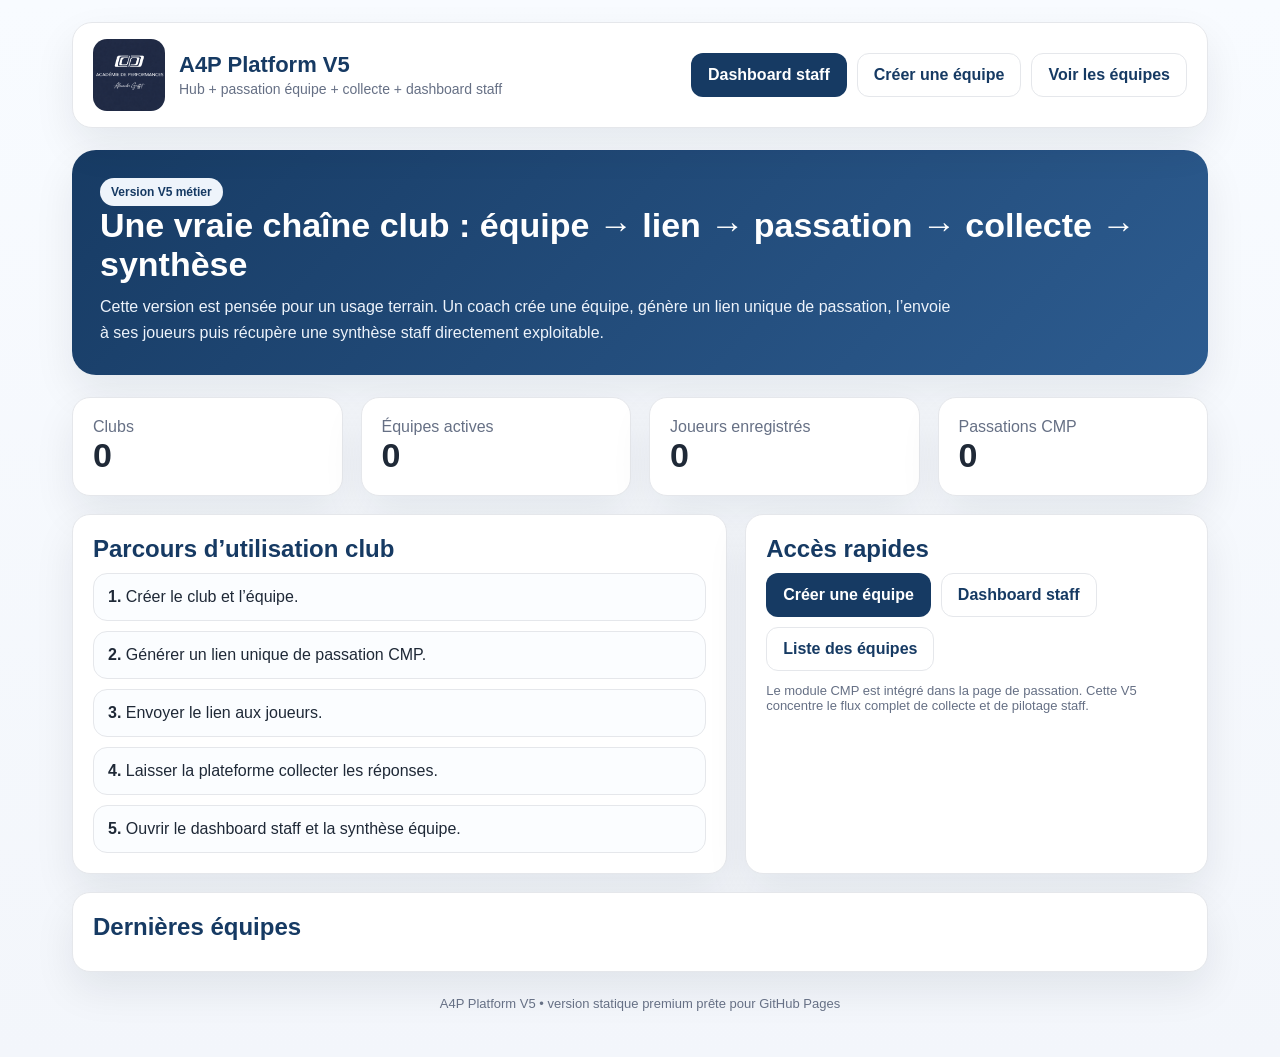
<file: index.html>
<!DOCTYPE html><html lang="fr"><head><meta charset="UTF-8"/><meta name="viewport" content="width=device-width, initial-scale=1.0"/><title>A4P Platform V5</title><link rel="stylesheet" href="css/style.css"/></head><body><div class="page"><header class="topbar"><div class="brand"><img src="assets/logo-a4p.png" alt="A4P"/><div><h1>A4P Platform V5</h1><p>Hub + passation équipe + collecte + dashboard staff</p></div></div><nav class="nav"><a class="primary" href="dashboard.html">Dashboard staff</a><a class="secondary" href="create-team.html">Créer une équipe</a><a class="secondary" href="teams.html">Voir les équipes</a></nav></header><section class="hero"><span class="badge">Version V5 métier</span><h2>Une vraie chaîne club : équipe → lien → passation → collecte → synthèse</h2><p>Cette version est pensée pour un usage terrain. Un coach crée une équipe, génère un lien unique de passation, l’envoie à ses joueurs puis récupère une synthèse staff directement exploitable.</p></section><section class="grid"><article class="card kpi"><div class="label">Clubs</div><div class="value" id="kpi-clubs">0</div></article><article class="card kpi"><div class="label">Équipes actives</div><div class="value" id="kpi-teams">0</div></article><article class="card kpi"><div class="label">Joueurs enregistrés</div><div class="value" id="kpi-players">0</div></article><article class="card kpi"><div class="label">Passations CMP</div><div class="value" id="kpi-results">0</div></article><article class="card span-7"><h2>Parcours d’utilisation club</h2><div class="list"><div class="list-item"><strong>1.</strong> Créer le club et l’équipe.</div><div class="list-item"><strong>2.</strong> Générer un lien unique de passation CMP.</div><div class="list-item"><strong>3.</strong> Envoyer le lien aux joueurs.</div><div class="list-item"><strong>4.</strong> Laisser la plateforme collecter les réponses.</div><div class="list-item"><strong>5.</strong> Ouvrir le dashboard staff et la synthèse équipe.</div></div></article><article class="card span-5"><h2>Accès rapides</h2><div class="actions-inline"><a class="btn" href="create-team.html">Créer une équipe</a><a class="btn secondary" href="dashboard.html">Dashboard staff</a><a class="btn secondary" href="teams.html">Liste des équipes</a></div><p class="small" style="margin-top:12px">Le module CMP est intégré dans la page de passation. Cette V5 concentre le flux complet de collecte et de pilotage staff.</p></article><article class="card span-12"><h2>Dernières équipes</h2><div id="recent-teams" class="list"></div></article></section><p class="footer">A4P Platform V5 • version statique premium prête pour GitHub Pages</p></div><script src="js/app.js"></script><script>ensureSeed();const data=readData();document.getElementById("kpi-clubs").textContent=data.clubs.length;document.getElementById("kpi-teams").textContent=data.teams.length;document.getElementById("kpi-players").textContent=data.players.length;document.getElementById("kpi-results").textContent=data.results.filter(r=>r.module==="CMP").length;const root=document.getElementById("recent-teams");root.innerHTML=!data.teams.length?'<div class="empty">Aucune équipe pour le moment.</div>':data.teams.slice(-5).reverse().map(t=>{const club=data.clubs.find(c=>c.id===t.club_id),stats=teamStats(t.id);return `<a class="list-item" href="equipe.html?team_id=${t.id}"><strong>${club?club.name:"Club"}</strong> • ${t.name} • ${t.sport}<div class="small">Score moyen : ${stats.score||"-"} • Réponses : ${stats.results.length}/${t.expected_players||0}</div></a>`}).join("");</script></body></html>
</file>
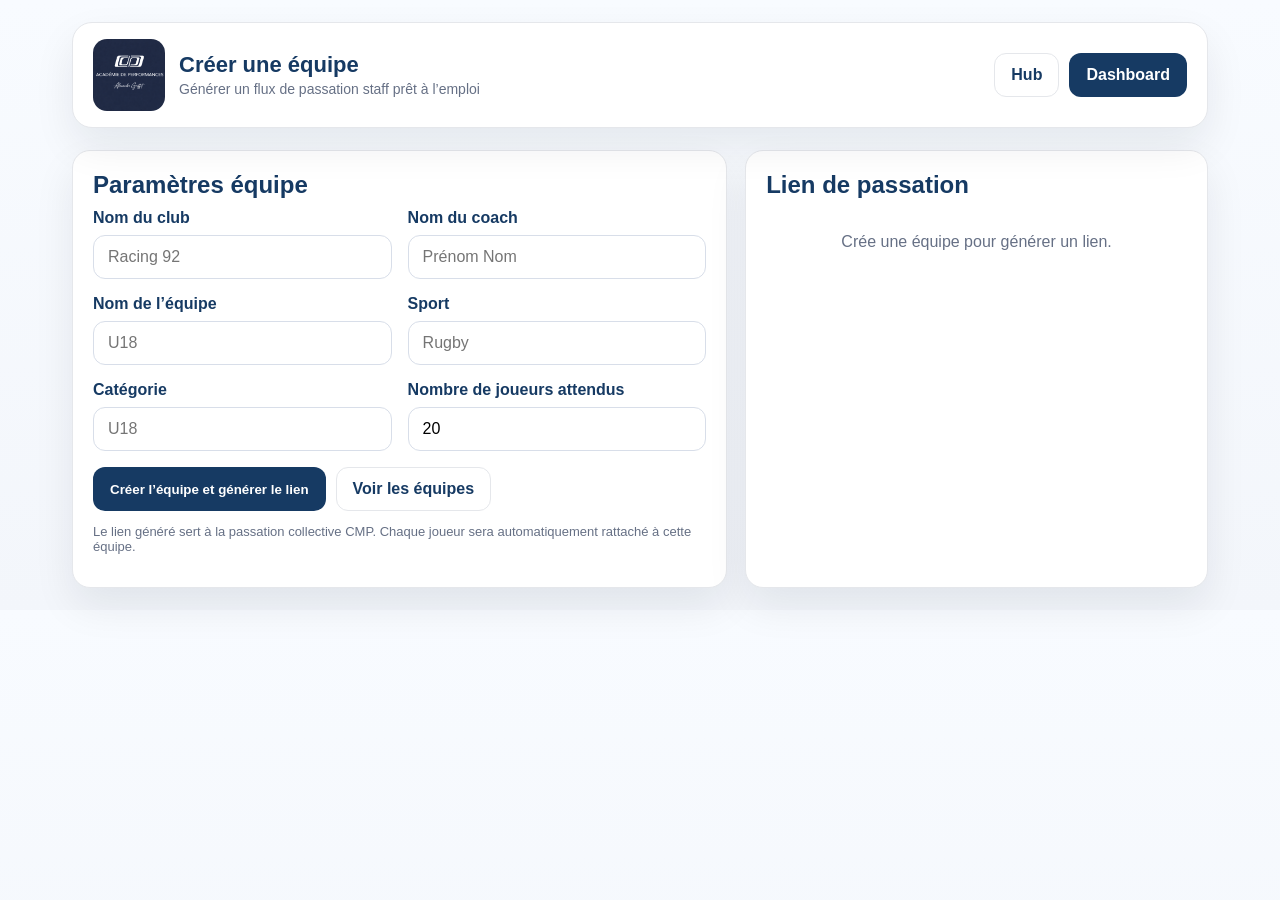
<file: create-team.html>
<!DOCTYPE html><html lang="fr"><head><meta charset="UTF-8"/><meta name="viewport" content="width=device-width, initial-scale=1.0"/><title>Créer une équipe | A4P</title><link rel="stylesheet" href="css/style.css"/></head><body><div class="page"><header class="topbar"><div class="brand"><img src="assets/logo-a4p.png" alt="A4P"/><div><h1>Créer une équipe</h1><p>Générer un flux de passation staff prêt à l’emploi</p></div></div><nav class="nav"><a class="secondary" href="index.html">Hub</a><a class="primary" href="dashboard.html">Dashboard</a></nav></header><section class="grid"><article class="card span-7"><h2>Paramètres équipe</h2><div class="form-grid"><div><label>Nom du club</label><input id="club_name" placeholder="Racing 92"/></div><div><label>Nom du coach</label><input id="coach_name" placeholder="Prénom Nom"/></div><div><label>Nom de l’équipe</label><input id="team_name" placeholder="U18"/></div><div><label>Sport</label><input id="sport" placeholder="Rugby"/></div><div><label>Catégorie</label><input id="category" placeholder="U18"/></div><div><label>Nombre de joueurs attendus</label><input id="expected_players" type="number" value="20" min="1"/></div></div><div class="form-actions"><button class="btn" id="create-btn">Créer l’équipe et générer le lien</button><a class="btn secondary" href="teams.html">Voir les équipes</a></div><p class="small">Le lien généré sert à la passation collective CMP. Chaque joueur sera automatiquement rattaché à cette équipe.</p></article><article class="card span-5"><h2>Lien de passation</h2><div id="link-box" class="empty">Crée une équipe pour générer un lien.</div></article></section></div><script src="js/app.js"></script><script>ensureSeed();document.getElementById("create-btn").addEventListener("click",function(){const clubName=document.getElementById("club_name").value.trim(),coachName=document.getElementById("coach_name").value.trim(),teamName=document.getElementById("team_name").value.trim(),sport=document.getElementById("sport").value.trim(),category=document.getElementById("category").value.trim(),expected=parseInt(document.getElementById("expected_players").value||"0",10);if(!clubName||!teamName||!sport||!category||!expected){alert("Merci de renseigner le club, l’équipe, le sport, la catégorie et le nombre de joueurs.");return}const data=readData();let club=data.clubs.find(c=>c.name.toLowerCase()===clubName.toLowerCase());if(!club){club={id:uid("club"),name:clubName,created_at:new Date().toISOString()};data.clubs.push(club)}const team={id:uid("team"),club_id:club.id,name:teamName,sport,category,expected_players:expected,coach_name:coachName,created_at:new Date().toISOString()};data.teams.push(team);saveData(data);const url=makePassationURL(team.id,"cmp");document.getElementById("link-box").innerHTML=`<div class="notice">Équipe créée avec succès.</div><p><strong>${club.name} • ${team.name}</strong></p><div class="codebox">${url}</div><div class="form-actions"><button class="btn" onclick="navigator.clipboard.writeText('${'${url}'.replace(/'/g,"\'")}')">Copier le lien</button><a class="btn secondary" href="equipe.html?team_id=${team.id}">Ouvrir la fiche équipe</a></div>`;setTimeout(()=>{document.getElementById('copy-link-btn').onclick=()=>navigator.clipboard.writeText(url)},0)});</script></body></html>
</file>
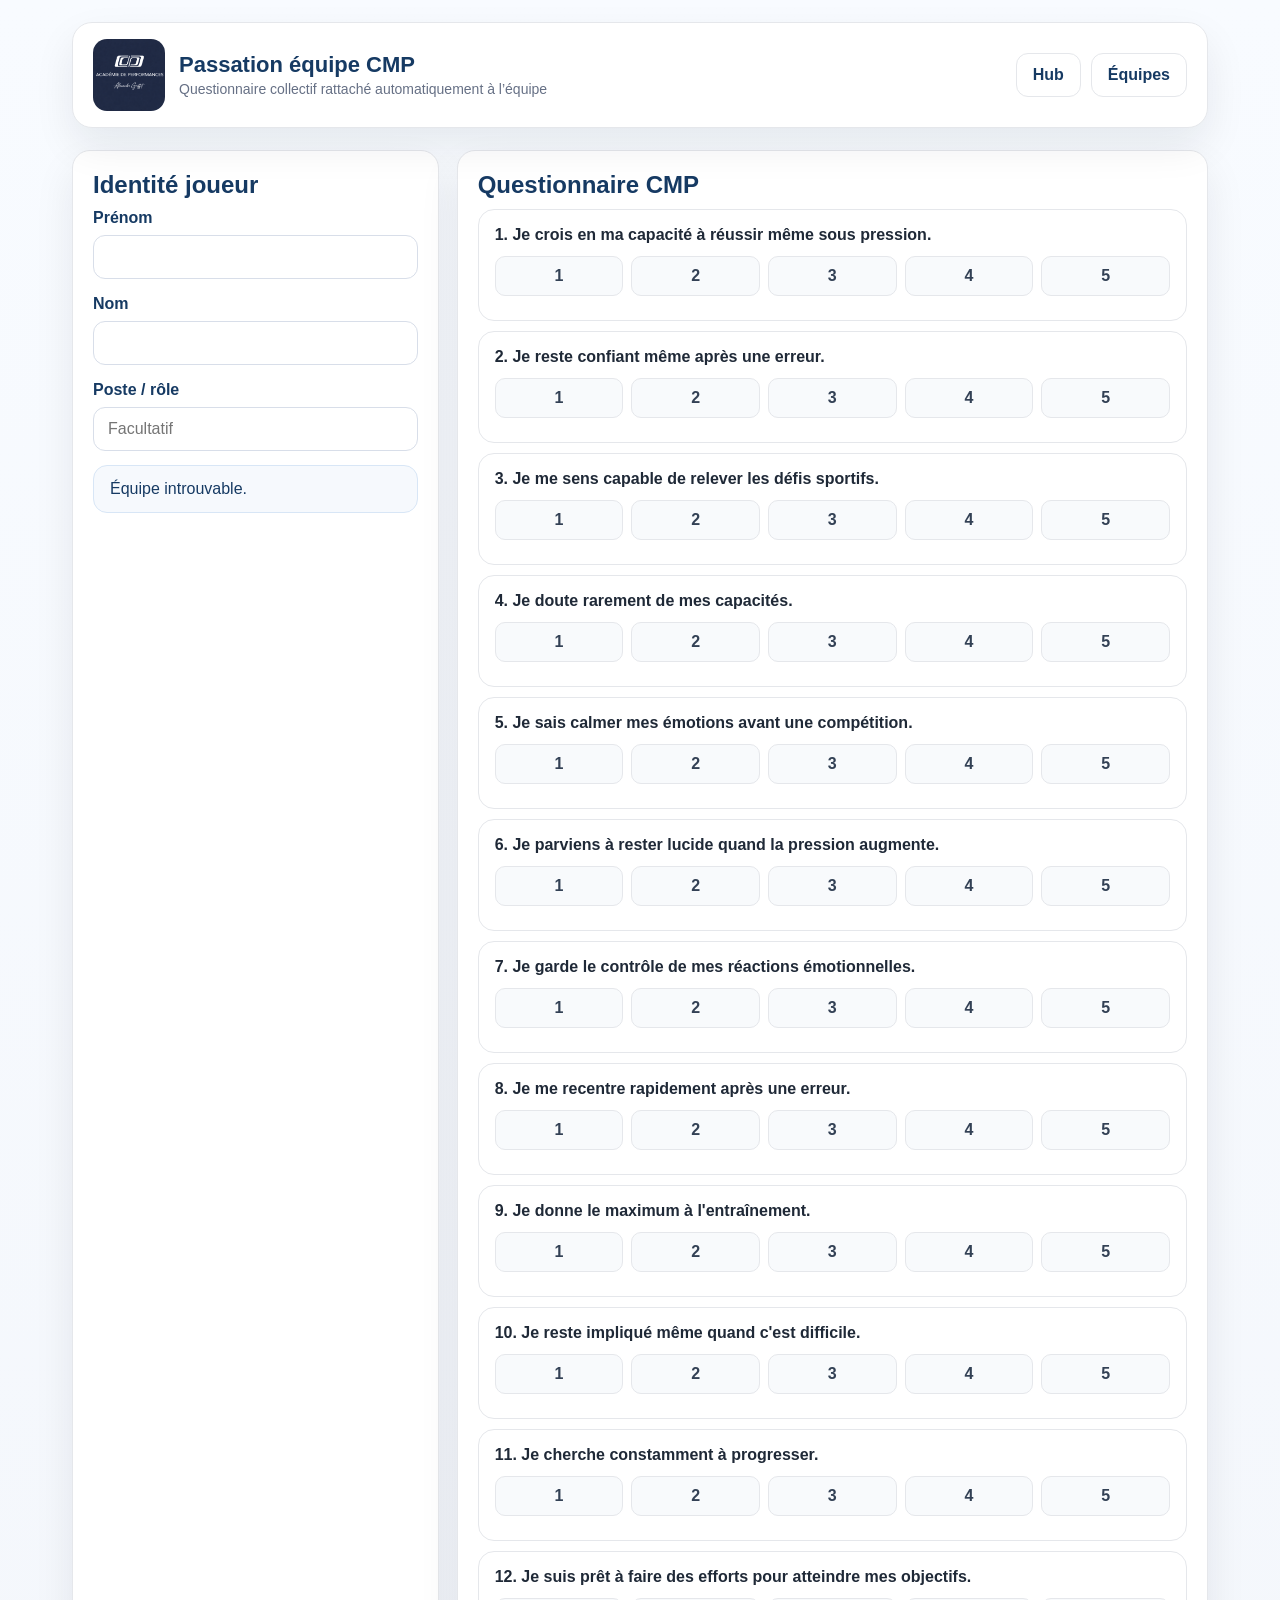
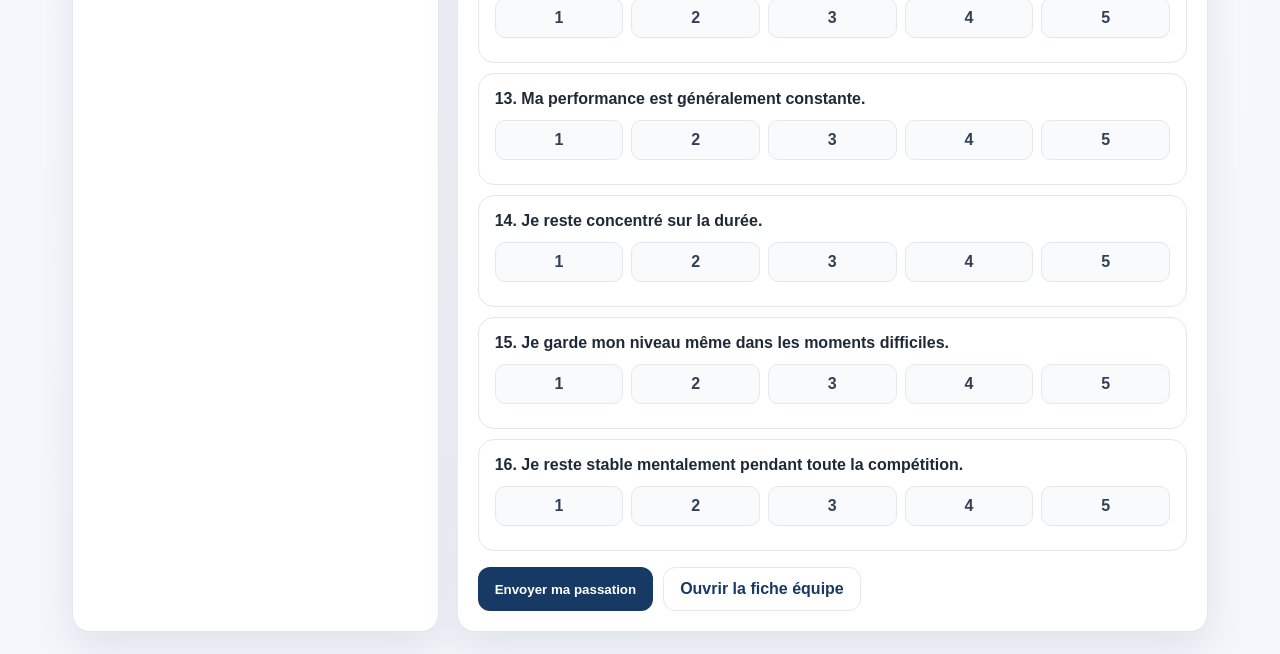
<file: passation.html>
<!DOCTYPE html><html lang="fr"><head><meta charset="UTF-8"/><meta name="viewport" content="width=device-width, initial-scale=1.0"/><title>Passation équipe CMP | A4P</title><link rel="stylesheet" href="css/style.css"/></head><body><div class="page"><header class="topbar"><div class="brand"><img src="assets/logo-a4p.png" alt="A4P"/><div><h1>Passation équipe CMP</h1><p>Questionnaire collectif rattaché automatiquement à l’équipe</p></div></div><nav class="nav"><a class="secondary" href="index.html">Hub</a><a class="secondary" href="teams.html">Équipes</a></nav></header><section class="grid"><article class="card span-4"><h2>Identité joueur</h2><div class="form-grid" style="grid-template-columns:1fr"><div><label>Prénom</label><input id="first_name"/></div><div><label>Nom</label><input id="last_name"/></div><div><label>Poste / rôle</label><input id="role" placeholder="Facultatif"/></div></div><div class="notice" id="team-info" style="margin-top:14px"></div></article><article class="card span-8"><h2>Questionnaire CMP</h2><div id="questions-root" class="list"></div><div class="form-actions"><button class="btn" id="submit-btn">Envoyer ma passation</button><a class="btn secondary" id="team-link" href="#">Ouvrir la fiche équipe</a></div></article></section></div><script src="js/questions.js"></script><script src="js/profiles.js"></script><script src="js/app.js"></script><script>ensureSeed();const teamId=getParam("team_id"),data=readData(),team=data.teams.find(t=>t.id===teamId),club=team?data.clubs.find(c=>c.id===team.club_id):null;document.getElementById("team-info").innerHTML=team?`<strong>${club?club.name:""}</strong><br>${team.name} • ${team.sport} • ${team.category}<br><span class="small">Module : CMP</span>`:"Équipe introuvable.";document.getElementById("team-link").href=team?`equipe.html?team_id=${team.id}`:"teams.html";const root=document.getElementById("questions-root");root.innerHTML=CMP_QUESTIONS.map((q,i)=>`<div class="question"><strong>${i+1}. ${q.text}</strong><div class="options">${[1,2,3,4,5].map(v=>`<div class="option"><label><input type="radio" name="${q.id}" value="${v}"/><span>${v}</span></label></div>`).join("")}</div></div>`).join("");document.getElementById("submit-btn").addEventListener("click",function(){if(!team){alert("Équipe introuvable.");return}const first=document.getElementById("first_name").value.trim(),last=document.getElementById("last_name").value.trim(),role=document.getElementById("role").value.trim();if(!first||!last){alert("Merci de renseigner prénom et nom.");return}const answers={};for(const q of CMP_QUESTIONS){const checked=document.querySelector(`input[name="${q.id}"]:checked`);if(!checked){alert("Merci de répondre à toutes les questions.");return}answers[q.id]=Number(checked.value)}const dims={confiance:average([normalizeLikert(answers.q1),normalizeLikert(answers.q2),normalizeLikert(answers.q3),normalizeLikert(answers.q4)]),regulation:average([normalizeLikert(answers.q5),normalizeLikert(answers.q6),normalizeLikert(answers.q7),normalizeLikert(answers.q8)]),engagement:average([normalizeLikert(answers.q9),normalizeLikert(answers.q10),normalizeLikert(answers.q11),normalizeLikert(answers.q12)]),stabilite:average([normalizeLikert(answers.q13),normalizeLikert(answers.q14),normalizeLikert(answers.q15),normalizeLikert(answers.q16)])},score=average([dims.confiance,dims.regulation,dims.engagement,dims.stabilite]),profile=chooseCMPProfile(dims),data=readData();let player=data.players.find(p=>p.team_id===team.id&&p.first_name.toLowerCase()===first.toLowerCase()&&p.last_name.toLowerCase()===last.toLowerCase());if(!player){player={id:uid("player"),team_id:team.id,first_name:first,last_name:last,role,created_at:new Date().toISOString()};data.players.push(player)}else{player.role=role}data.results.push({id:uid("res"),team_id:team.id,player_id:player.id,module:"CMP",date:new Date().toISOString().slice(0,10),score_global:score,dimensions:dims,profil_code:profile.code,profil_nom:profile.nom,summary:profile.resume});saveData(data);exportLatestCMPToHub();window.location.href=`resultat-passation.html?team_id=${team.id}&player_id=${player.id}`});</script></body></html>
</file>
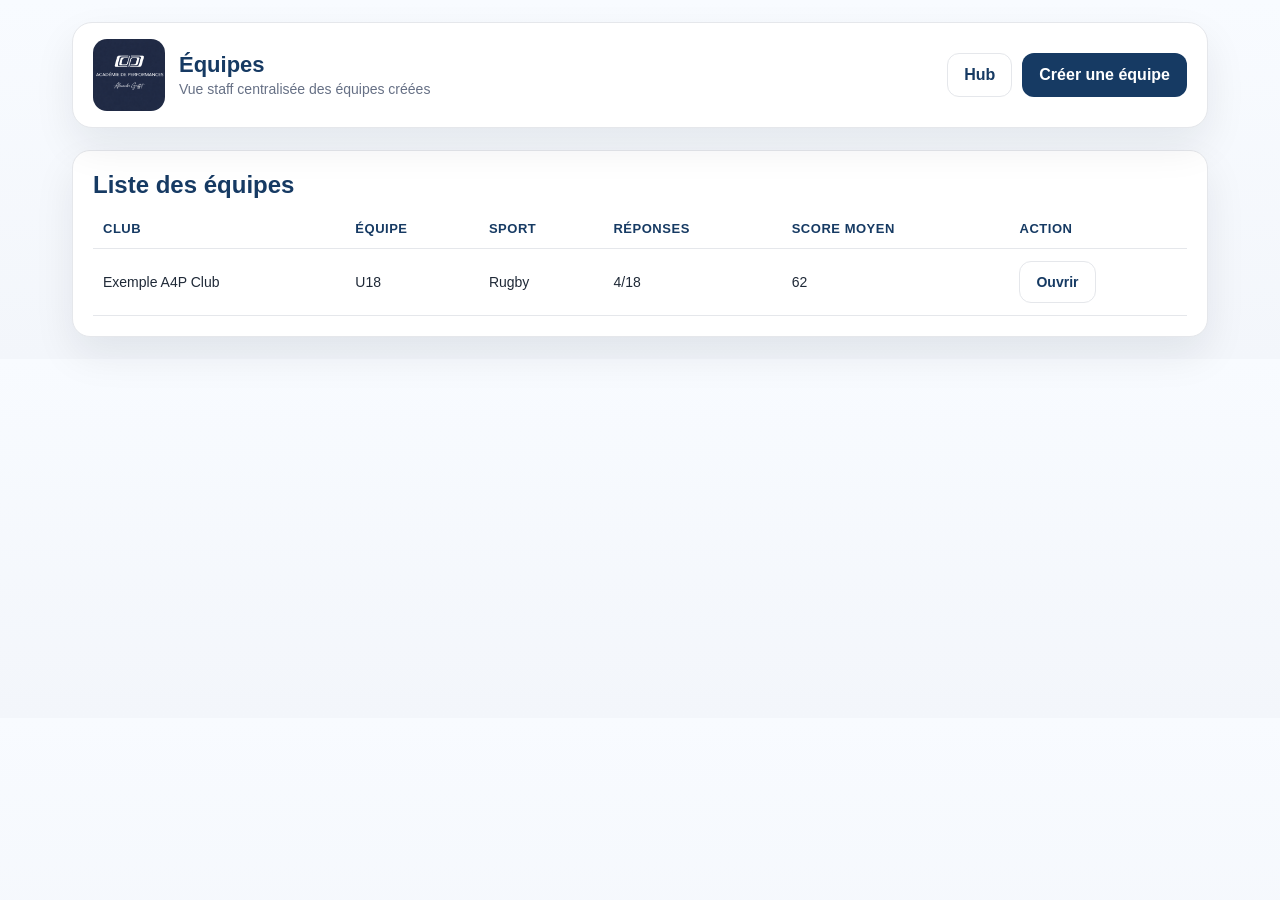
<file: teams.html>
<!DOCTYPE html><html lang="fr"><head><meta charset="UTF-8"/><meta name="viewport" content="width=device-width, initial-scale=1.0"/><title>Équipes | A4P</title><link rel="stylesheet" href="css/style.css"/></head><body><div class="page"><header class="topbar"><div class="brand"><img src="assets/logo-a4p.png" alt="A4P"/><div><h1>Équipes</h1><p>Vue staff centralisée des équipes créées</p></div></div><nav class="nav"><a class="secondary" href="index.html">Hub</a><a class="primary" href="create-team.html">Créer une équipe</a></nav></header><section class="card" style="margin-top:22px"><h2>Liste des équipes</h2><table><thead><tr><th>Club</th><th>Équipe</th><th>Sport</th><th>Réponses</th><th>Score moyen</th><th>Action</th></tr></thead><tbody id="teams-body"></tbody></table></section></div><script src="js/app.js"></script><script>ensureSeed();const data=readData(),body=document.getElementById("teams-body");body.innerHTML=!data.teams.length?'<tr><td colspan="6">Aucune équipe créée.</td></tr>':data.teams.map(t=>{const club=data.clubs.find(c=>c.id===t.club_id),stats=teamStats(t.id);return `<tr><td>${club?club.name:"-"}</td><td>${t.name}</td><td>${t.sport}</td><td>${stats.results.length}/${t.expected_players||0}</td><td>${stats.score||"-"}</td><td><a class="btn secondary" href="equipe.html?team_id=${t.id}">Ouvrir</a></td></tr>`}).join("");</script></body></html>
</file>
<file: css/style.css>
:root{--bg:#f3f6fb;--card:#fff;--text:#1f2937;--muted:#667085;--primary:#163a63;--primary-2:#24507f;--border:#e5e7eb;--ok:#15803d;--warn:#b45309;--danger:#b91c1c;--shadow:0 18px 40px rgba(15,23,42,.08);--radius:18px}*{box-sizing:border-box}html,body{margin:0;padding:0}body{font-family:-apple-system,BlinkMacSystemFont,"Segoe UI",Roboto,Arial,sans-serif;background:linear-gradient(180deg,#f8fbff 0%,var(--bg) 100%);color:var(--text)}a{text-decoration:none;color:inherit}.page{max-width:1180px;margin:0 auto;padding:22px}.topbar{display:flex;align-items:center;justify-content:space-between;gap:16px;background:var(--card);border:1px solid var(--border);border-radius:20px;padding:16px 20px;box-shadow:var(--shadow);position:sticky;top:12px;z-index:5}.brand{display:flex;align-items:center;gap:14px}.brand img{width:72px;height:72px;object-fit:contain;border-radius:14px;background:#fff}.brand h1{font-size:22px;line-height:1.1;margin:0;color:var(--primary)}.brand p{margin:4px 0 0;color:var(--muted);font-size:14px}.nav{display:flex;gap:10px;flex-wrap:wrap}.nav a,.btn{display:inline-flex;align-items:center;justify-content:center;gap:8px;padding:12px 16px;border-radius:12px;font-weight:700;border:1px solid transparent;cursor:pointer}.btn,.nav a.primary{background:var(--primary);color:#fff}.btn:hover,.nav a.primary:hover{background:var(--primary-2)}.nav a.secondary,.btn.secondary{background:#fff;border-color:var(--border);color:var(--primary)}.hero{margin-top:22px;background:linear-gradient(135deg,#173b64 0%,#2d5c90 100%);color:#fff;border-radius:24px;padding:28px;box-shadow:var(--shadow)}.hero h2{margin:0 0 10px;font-size:34px}.hero p{margin:0;max-width:860px;line-height:1.65;color:#edf3fb}.grid{display:grid;grid-template-columns:repeat(12,minmax(0,1fr));gap:18px;margin-top:22px}.card{background:var(--card);border:1px solid var(--border);border-radius:18px;padding:20px;box-shadow:var(--shadow)}.card h3,.card h2{margin:0 0 10px;color:var(--primary)}.kpi{grid-column:span 3}.kpi .value{font-size:34px;font-weight:800}.kpi .label{color:var(--muted)}.span-4{grid-column:span 4}.span-5{grid-column:span 5}.span-6{grid-column:span 6}.span-7{grid-column:span 7}.span-8{grid-column:span 8}.span-12{grid-column:span 12}table{width:100%;border-collapse:collapse}th,td{padding:12px 10px;border-bottom:1px solid var(--border);text-align:left;font-size:14px}th{color:var(--primary);font-size:13px;text-transform:uppercase;letter-spacing:.04em}.muted{color:var(--muted)}.pill{display:inline-flex;padding:6px 10px;border-radius:999px;font-size:12px;font-weight:700}.pill.ok{background:#e7f7eb;color:var(--ok)}.pill.warn{background:#fff3e7;color:var(--warn)}.pill.danger{background:#fdecec;color:var(--danger)}.list{display:grid;gap:10px}.list-item{padding:14px;border:1px solid var(--border);border-radius:14px;background:#fbfdff}label{display:block;font-weight:700;margin:0 0 8px;color:var(--primary)}input,select,textarea{width:100%;padding:12px 14px;border:1px solid #d8dee9;border-radius:12px;background:#fff;font:inherit}textarea{min-height:110px;resize:vertical}.form-grid{display:grid;grid-template-columns:repeat(2,minmax(0,1fr));gap:16px}.form-actions{display:flex;gap:10px;flex-wrap:wrap;margin-top:16px}.small{font-size:13px;color:var(--muted)}.notice{padding:14px 16px;background:#f6f9fd;border:1px solid #d8e6f6;border-radius:14px;color:var(--primary)}.scorebar{height:10px;background:#edf1f7;border-radius:999px;overflow:hidden}.scorebar>span{display:block;height:100%;background:linear-gradient(90deg,#173b64,#4b7db5)}.question{padding:16px;border:1px solid var(--border);border-radius:16px;background:#fff}.options{display:grid;grid-template-columns:repeat(5,minmax(0,1fr));gap:8px;margin-top:12px}.option label{display:flex;align-items:center;justify-content:center;padding:10px;border:1px solid var(--border);border-radius:10px;background:#f8fafc;font-weight:700;color:#334155}.option input{display:none}.option input:checked+span{background:#173b64;color:#fff;border-radius:8px;padding:8px 12px}.footer{margin:24px 0;color:var(--muted);text-align:center;font-size:13px}canvas{max-width:100%}.actions-inline{display:flex;gap:10px;flex-wrap:wrap}.badge{display:inline-flex;padding:7px 11px;border-radius:999px;background:#eef4fb;color:var(--primary);font-size:12px;font-weight:800}.codebox{padding:14px;background:#0f172a;color:#e2e8f0;border-radius:14px;word-break:break-all;font-family:ui-monospace,SFMono-Regular,Menlo,monospace}.empty{padding:24px;text-align:center;color:var(--muted)}@media (max-width:980px){.kpi,.span-4,.span-5,.span-6,.span-7,.span-8,.span-12{grid-column:span 12}.form-grid{grid-template-columns:1fr}.topbar{position:static}.hero h2{font-size:28px}}
</file>
